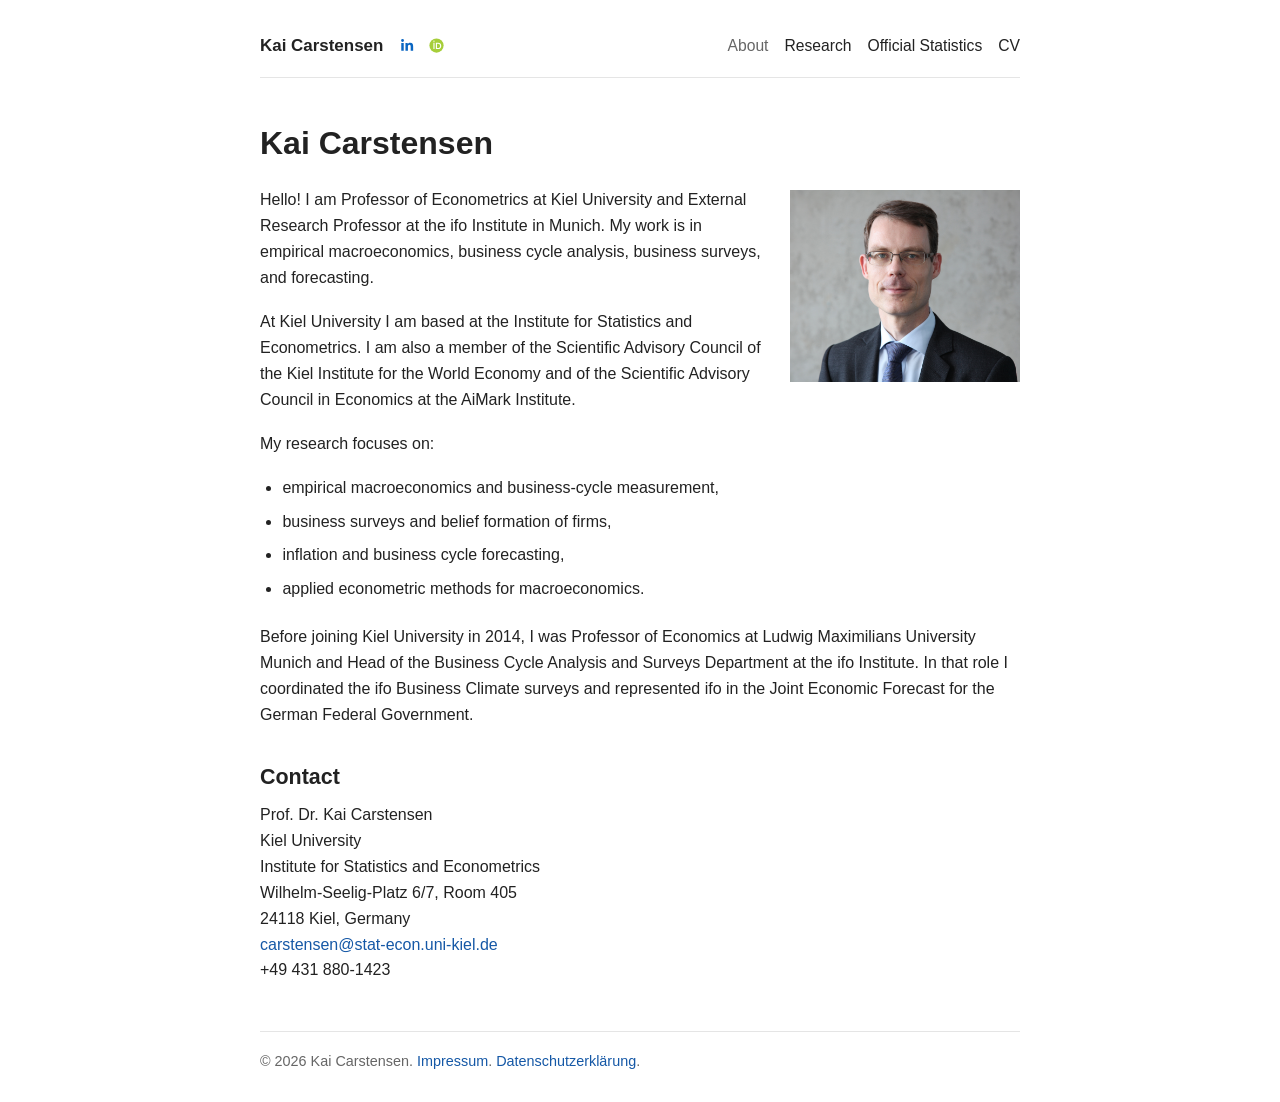
<file: index.html>
<!doctype html>
<html lang="en">
  <head>
    <meta charset="utf-8">
    <meta name="viewport" content="width=device-width, initial-scale=1">
    <title>About - Kai Carstensen</title>
    <meta name="description" content="Personal academic website of Prof. Dr. Kai Carstensen, Professor of Econometrics at Kiel University.">
    <link rel="icon" type="image/svg+xml" href="favicon.svg">
    <link rel="stylesheet" href="assets/styles.css">
  </head>
  <body>
    <div class="page">
      <header class="site-header">
        <div class="title-row">
          <a class="site-title" href="index.html">Kai Carstensen</a>
          <div class="profile-links" aria-label="Profile links">
            <a href="https://www.linkedin.com/in/kai-carstensen-1a3b3693" aria-label="LinkedIn profile">
              <svg viewBox="0 0 24 24" aria-hidden="true" focusable="false">
                <path d="M5.4 8.8h3.1v9.9H5.4V8.8Zm1.6-4.9a1.8 1.8 0 1 1 0 3.6 1.8 1.8 0 0 1 0-3.6Zm3.5 4.9h3v1.4h.1c.4-.8 1.5-1.7 3-1.7 3.2 0 3.8 2.1 3.8 4.8v5.4h-3.1v-4.8c0-1.2 0-2.7-1.6-2.7s-1.9 1.3-1.9 2.6v4.9h-3.1V8.8Z"/>
              </svg>
            </a>
            <a href="https://orcid.org/0000-0002-8820-9997" aria-label="ORCID profile">
              <svg viewBox="0 0 24 24" aria-hidden="true" focusable="false">
                <circle cx="12" cy="12" r="9"/>
                <path d="M8.1 8.5v8h1.4v-8H8.1Zm-.1-2a.8.8 0 1 0 1.6 0 .8.8 0 0 0-1.6 0Zm3.2 2v8h2.8c2.4 0 4-1.6 4-4s-1.6-4-4-4h-2.8Zm1.4 1.3h1.3c1.6 0 2.6 1 2.6 2.7s-1 2.7-2.6 2.7h-1.3V9.8Z" class="orcid-mark"/>
              </svg>
            </a>
          </div>
        </div>
        <nav aria-label="Primary navigation">
          <a class="active" href="index.html">About</a>
          <a href="research.html">Research</a>
          <a href="official-statistics.html">Official Statistics</a>
          <a href="cv.html">CV</a>
        </nav>
      </header>

      <main>
        <h1>Kai Carstensen</h1>

        <figure class="portrait">
          <img src="data/Foto2_Kai.jpg" alt="Kai Carstensen">
        </figure>

        <p>Hello! I am Professor of Econometrics at Kiel University and External Research Professor at the ifo Institute in Munich. My work is in empirical macroeconomics, business cycle analysis, business surveys, and forecasting.</p>

        <p>At Kiel University I am based at the Institute for Statistics and Econometrics. I am also a member of the Scientific Advisory Council of the Kiel Institute for the World Economy and of the Scientific Advisory Council in Economics at the AiMark Institute.</p>

        <p>My research focuses on:</p>

        <ul>
          <li>empirical macroeconomics and business-cycle measurement,</li>
          <li>business surveys and belief formation of firms,</li>
          <li>inflation and business cycle forecasting,</li>
          <li>applied econometric methods for macroeconomics.</li>
        </ul>

        <p>Before joining Kiel University in 2014, I was Professor of Economics at Ludwig Maximilians University Munich and Head of the Business Cycle Analysis and Surveys Department at the ifo Institute. In that role I coordinated the ifo Business Climate surveys and represented ifo in the Joint Economic Forecast for the German Federal Government.</p>

        <section class="contact">
          <h2>Contact</h2>
          <p>
            Prof. Dr. Kai Carstensen<br>
            Kiel University<br>
            Institute for Statistics and Econometrics<br>
            Wilhelm-Seelig-Platz 6/7, Room 405<br>
            24118 Kiel, Germany<br>
            <a href="mailto:carstensen@stat-econ.uni-kiel.de">carstensen@stat-econ.uni-kiel.de</a><br>
            +49 431 880-1423
          </p>
        </section>
      </main>

      <footer>
        <p>&copy; 2026 Kai Carstensen. <a href="impressum.html">Impressum</a>. <a href="datenschutz.html">Datenschutzerklärung</a>.</p>
      </footer>
    </div>
  </body>
</html>
</file>
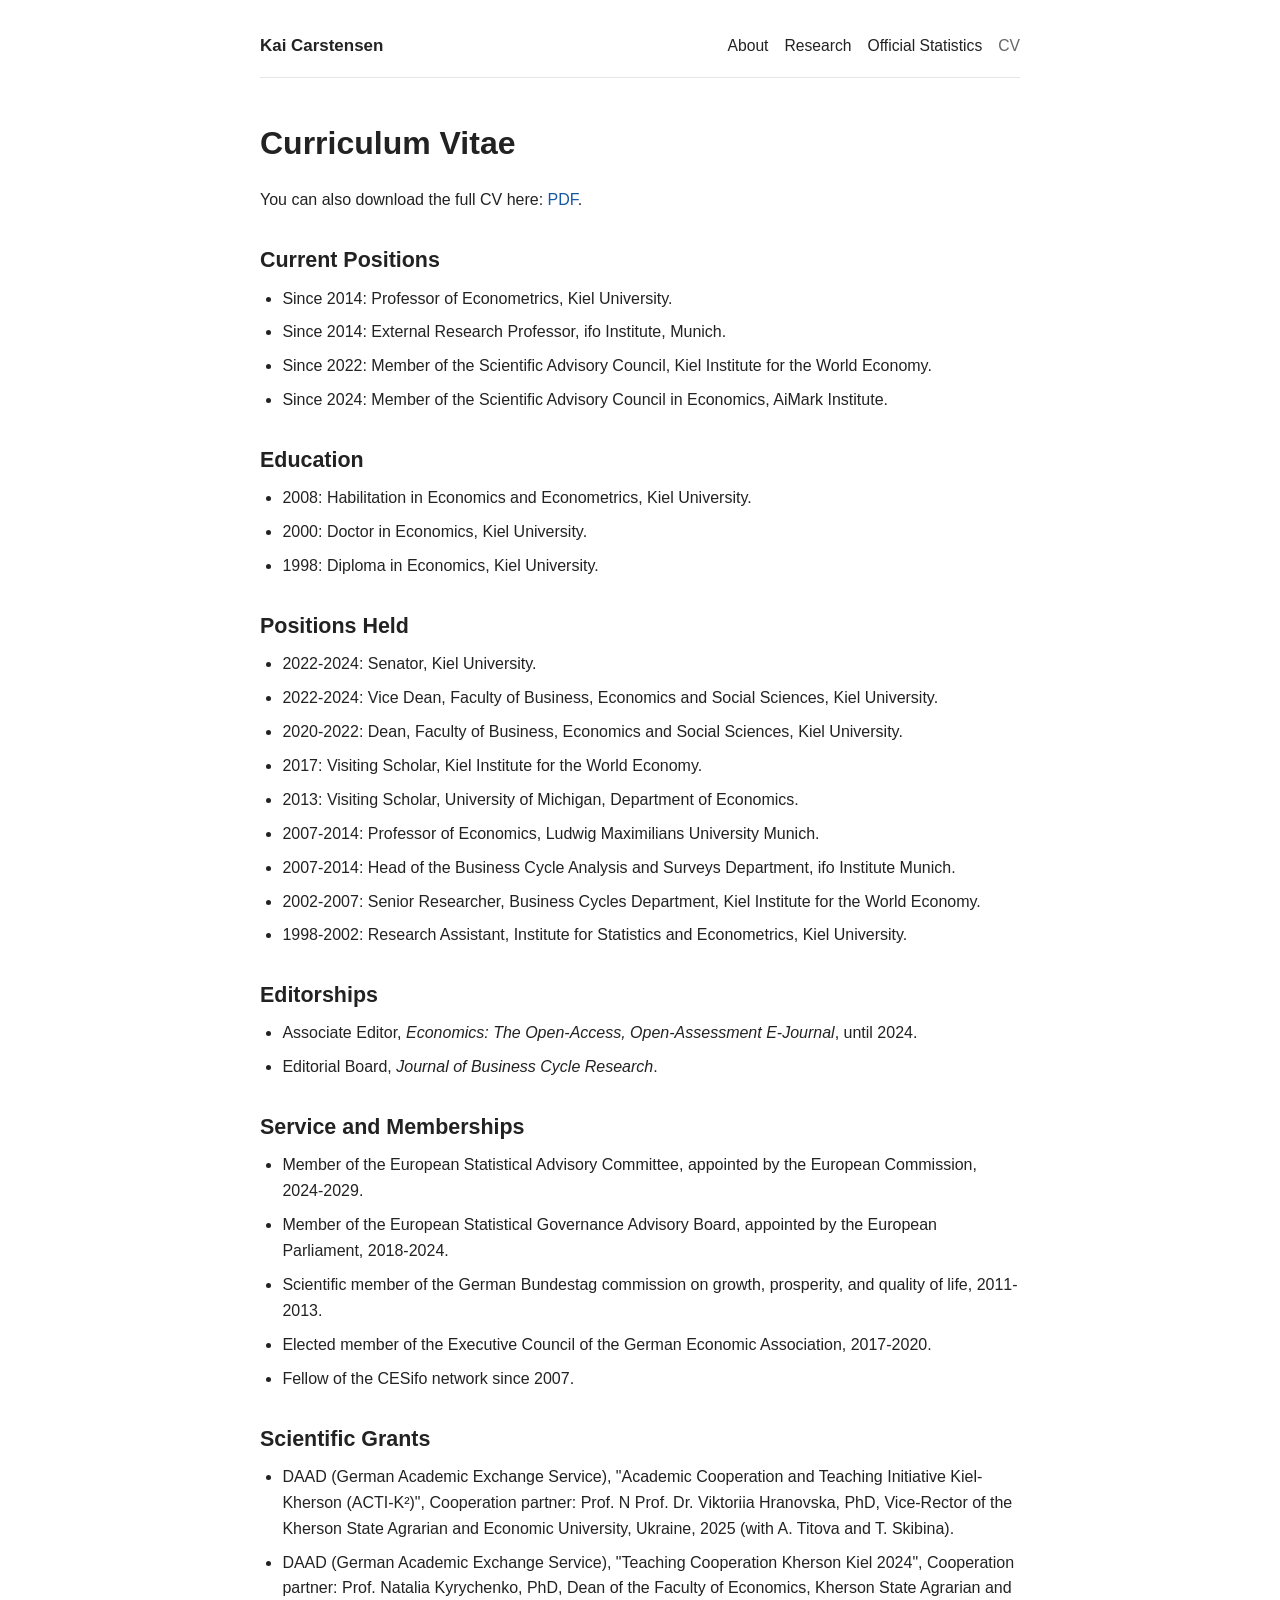
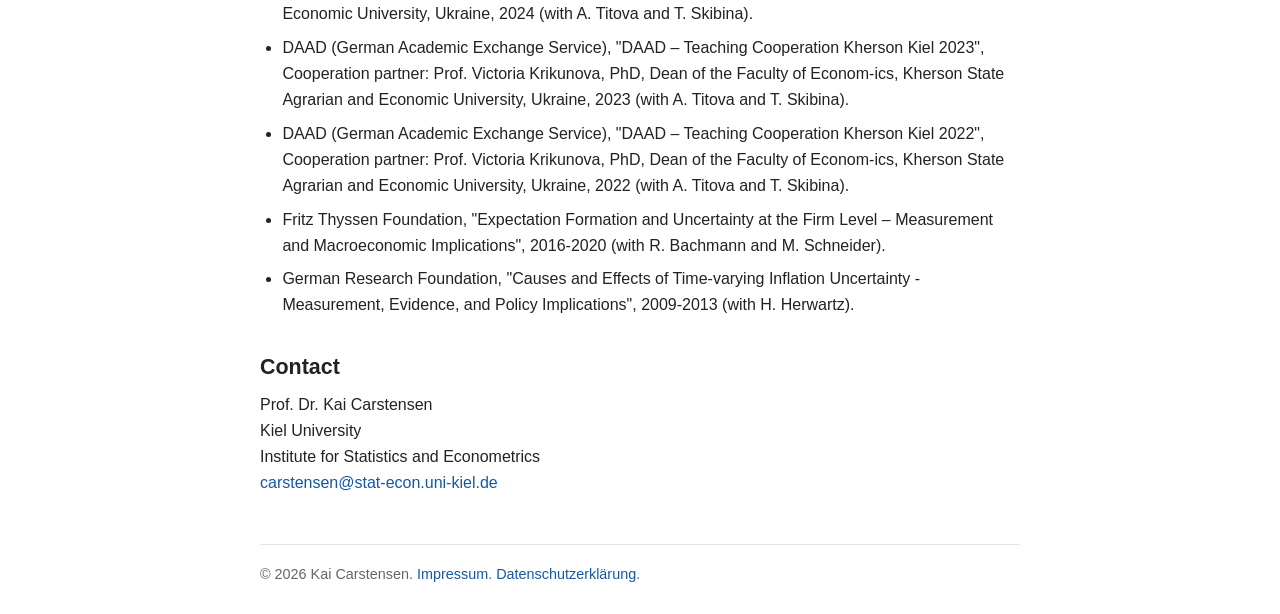
<file: cv.html>
<!doctype html>
<html lang="en">
  <head>
    <meta charset="utf-8">
    <meta name="viewport" content="width=device-width, initial-scale=1">
    <title>CV - Kai Carstensen</title>
    <meta name="description" content="Curriculum vitae highlights for Prof. Dr. Kai Carstensen.">
    <link rel="icon" type="image/svg+xml" href="favicon.svg">
    <link rel="stylesheet" href="assets/styles.css">
  </head>
  <body>
    <div class="page">
      <header class="site-header">
        <a class="site-title" href="index.html">Kai Carstensen</a>
        <nav aria-label="Primary navigation">
          <a href="index.html">About</a>
          <a href="research.html">Research</a>
          <a href="official-statistics.html">Official Statistics</a>
          <a class="active" href="cv.html">CV</a>
        </nav>
      </header>

      <main>
        <h1>Curriculum Vitae</h1>

        <p>You can also download the full CV here: <a href="data/CV-englisch-Internet-2025-05-24.pdf">PDF</a>.</p>

        <h2>Current Positions</h2>

        <ul>
          <li>Since 2014: Professor of Econometrics, Kiel University.</li>
          <li>Since 2014: External Research Professor, ifo Institute, Munich.</li>
          <li>Since 2022: Member of the Scientific Advisory Council, Kiel Institute for the World Economy.</li>
          <li>Since 2024: Member of the Scientific Advisory Council in Economics, AiMark Institute.</li>
        </ul>

        <h2>Education</h2>

        <ul>
          <li>2008: Habilitation in Economics and Econometrics, Kiel University.</li>
          <li>2000: Doctor in Economics, Kiel University.</li>
          <li>1998: Diploma in Economics, Kiel University.</li>
        </ul>

        <h2>Positions Held</h2>

        <ul>
          <li>2022-2024: Senator, Kiel University.</li>
          <li>2022-2024: Vice Dean, Faculty of Business, Economics and Social Sciences, Kiel University.</li>
          <li>2020-2022: Dean, Faculty of Business, Economics and Social Sciences, Kiel University.</li>
          <li>2017: Visiting Scholar, Kiel Institute for the World Economy.</li>
          <li>2013: Visiting Scholar, University of Michigan, Department of Economics.</li>
          <li>2007-2014: Professor of Economics, Ludwig Maximilians University Munich.</li>
          <li>2007-2014: Head of the Business Cycle Analysis and Surveys Department, ifo Institute Munich.</li>
          <li>2002-2007: Senior Researcher, Business Cycles Department, Kiel Institute for the World Economy.</li>
          <li>1998-2002: Research Assistant, Institute for Statistics and Econometrics, Kiel University.</li>
        </ul>

        <h2>Editorships</h2>

        <ul>
          <li>Associate Editor, <em>Economics: The Open-Access, Open-Assessment E-Journal</em>, until 2024.</li>
          <li>Editorial Board, <em>Journal of Business Cycle Research</em>.</li>
        </ul>

        <h2>Service and Memberships</h2>

        <ul>
          <li>Member of the European Statistical Advisory Committee, appointed by the European Commission, 2024-2029.</li>
          <li>Member of the European Statistical Governance Advisory Board, appointed by the European Parliament, 2018-2024.</li>
          <li>Scientific member of the German Bundestag commission on growth, prosperity, and quality of life, 2011-2013.</li>
          <li>Elected member of the Executive Council of the German Economic Association, 2017-2020.</li>
          <li>Fellow of the CESifo network since 2007.</li>
        </ul>

        <h2>Scientific Grants</h2>

        <ul>
          <li>DAAD (German Academic Exchange Service), "Academic Cooperation and Teaching Initiative Kiel-Kherson (ACTI-K²)", Cooperation partner: Prof. N Prof. Dr. Viktoriia Hranovska, PhD, Vice-Rector of the Kherson State Agrarian and Economic University, Ukraine, 2025 (with A. Titova and T. Skibina).</li>
		  <li>DAAD (German Academic Exchange Service), "Teaching Cooperation Kherson Kiel 2024", Cooperation partner: Prof. Natalia Kyrychenko, PhD, Dean of the Faculty of Economics, Kherson State Agrarian and Economic University, Ukraine, 2024 (with A. Titova and T. Skibina).</li>
          <li>DAAD (German Academic Exchange Service), "DAAD – Teaching Cooperation Kherson Kiel 2023", Cooperation partner: Prof. Victoria Krikunova, PhD, Dean of the Faculty of Econom-ics, Kherson State Agrarian and Economic University, Ukraine, 2023 (with A. Titova and T. Skibina).</li>
          <li>DAAD (German Academic Exchange Service), "DAAD – Teaching Cooperation Kherson Kiel 2022", Cooperation partner: Prof. Victoria Krikunova, PhD, Dean of the Faculty of Econom-ics, Kherson State Agrarian and Economic University, Ukraine, 2022 (with A. Titova and T. Skibina).</li>
          <li>Fritz Thyssen Foundation, "Expectation Formation and Uncertainty at the Firm Level – Measurement and Macroeconomic Implications", 2016-2020 (with R. Bachmann and M. Schneider).</li> 
          <li>German Research Foundation, "Causes and Effects of Time-varying Inflation Uncertainty - Measurement, Evidence, and Policy Implications", 2009-2013 (with H. Herwartz).</li>  
        </ul>

        <section class="contact">
          <h2>Contact</h2>
          <p>
            Prof. Dr. Kai Carstensen<br>
            Kiel University<br>
            Institute for Statistics and Econometrics<br>
            <a href="mailto:carstensen@stat-econ.uni-kiel.de">carstensen@stat-econ.uni-kiel.de</a>
          </p>
        </section>
      </main>

      <footer>
        <p>&copy; 2026 Kai Carstensen. <a href="impressum.html">Impressum</a>. <a href="datenschutz.html">Datenschutzerklärung</a>.</p>
      </footer>
    </div>
  </body>
</html>
</file>
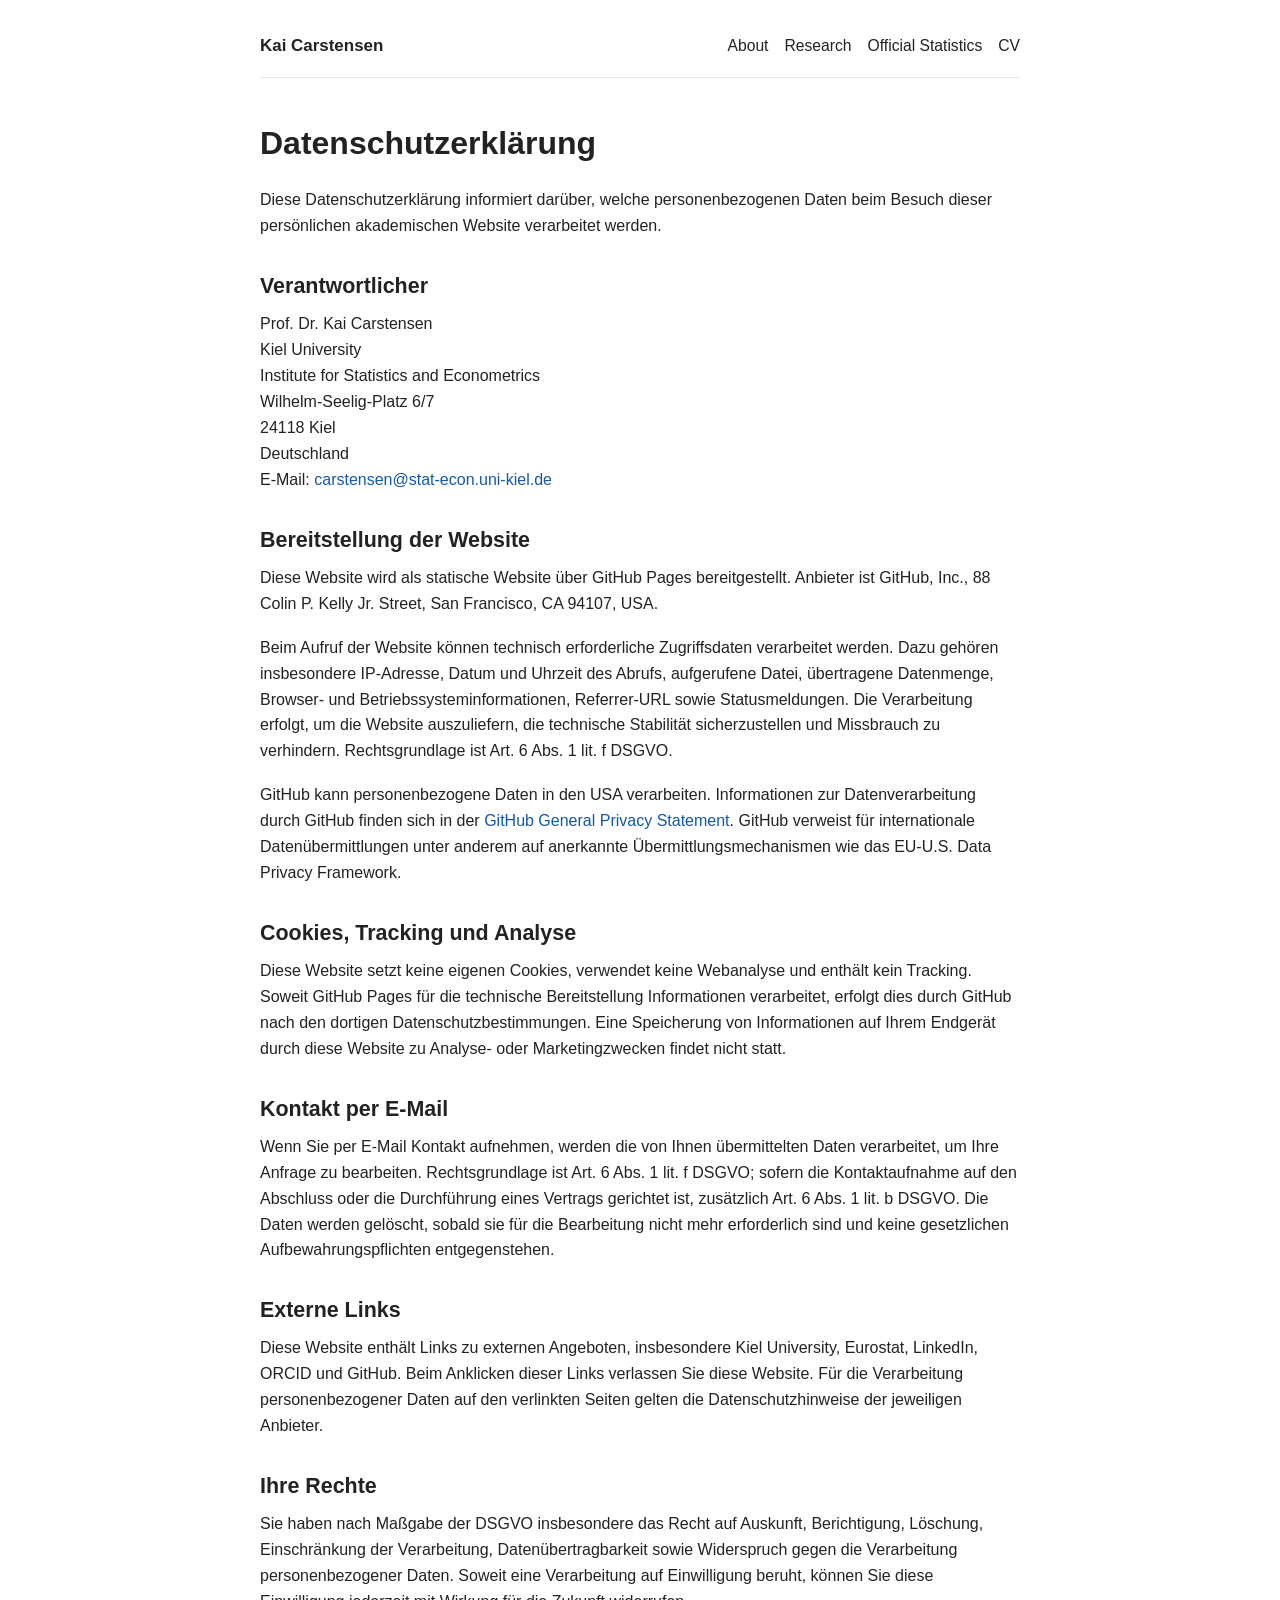
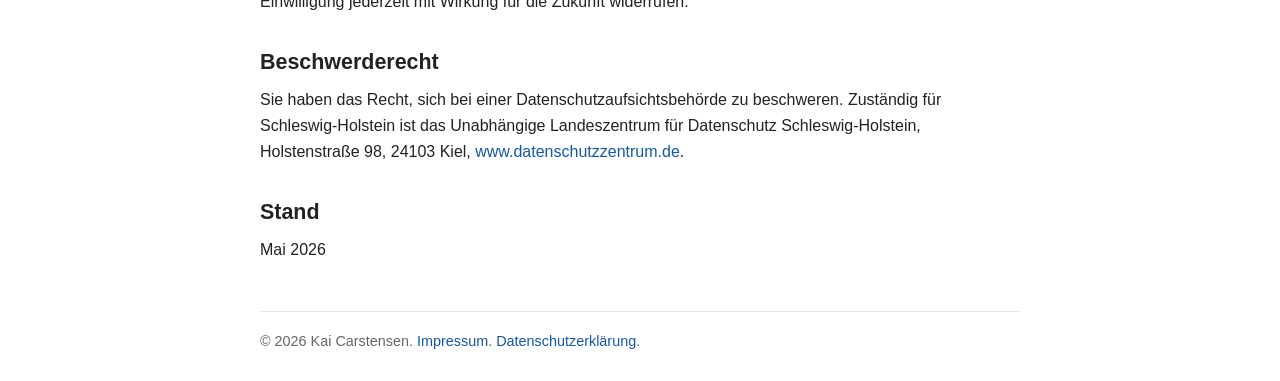
<file: datenschutz.html>
<!doctype html>
<html lang="de">
  <head>
    <meta charset="utf-8">
    <meta name="viewport" content="width=device-width, initial-scale=1">
    <title>Datenschutzerklärung - Kai Carstensen</title>
    <meta name="description" content="Datenschutzerklärung der persönlichen akademischen Website von Prof. Dr. Kai Carstensen.">
    <link rel="icon" type="image/svg+xml" href="favicon.svg">
    <link rel="stylesheet" href="assets/styles.css">
  </head>
  <body>
    <div class="page">
      <header class="site-header">
        <a class="site-title" href="index.html">Kai Carstensen</a>
        <nav aria-label="Primary navigation">
          <a href="index.html">About</a>
          <a href="research.html">Research</a>
          <a href="official-statistics.html">Official Statistics</a>
          <a href="cv.html">CV</a>
        </nav>
      </header>

      <main>
        <h1>Datenschutzerklärung</h1>

        <p>Diese Datenschutzerklärung informiert darüber, welche personenbezogenen Daten beim Besuch dieser persönlichen akademischen Website verarbeitet werden.</p>

        <h2>Verantwortlicher</h2>

        <p>
          Prof. Dr. Kai Carstensen<br>
          Kiel University<br>
          Institute for Statistics and Econometrics<br>
          Wilhelm-Seelig-Platz 6/7<br>
          24118 Kiel<br>
          Deutschland<br>
          E-Mail: <a href="mailto:carstensen@stat-econ.uni-kiel.de">carstensen@stat-econ.uni-kiel.de</a>
        </p>

        <h2>Bereitstellung der Website</h2>

        <p>Diese Website wird als statische Website über GitHub Pages bereitgestellt. Anbieter ist GitHub, Inc., 88 Colin P. Kelly Jr. Street, San Francisco, CA 94107, USA.</p>

        <p>Beim Aufruf der Website können technisch erforderliche Zugriffsdaten verarbeitet werden. Dazu gehören insbesondere IP-Adresse, Datum und Uhrzeit des Abrufs, aufgerufene Datei, übertragene Datenmenge, Browser- und Betriebssysteminformationen, Referrer-URL sowie Statusmeldungen. Die Verarbeitung erfolgt, um die Website auszuliefern, die technische Stabilität sicherzustellen und Missbrauch zu verhindern. Rechtsgrundlage ist Art. 6 Abs. 1 lit. f DSGVO.</p>

        <p>GitHub kann personenbezogene Daten in den USA verarbeiten. Informationen zur Datenverarbeitung durch GitHub finden sich in der <a href="https://docs.github.com/en/site-policy/privacy-policies/github-general-privacy-statement">GitHub General Privacy Statement</a>. GitHub verweist für internationale Datenübermittlungen unter anderem auf anerkannte Übermittlungsmechanismen wie das EU-U.S. Data Privacy Framework.</p>

        <h2>Cookies, Tracking und Analyse</h2>

        <p>Diese Website setzt keine eigenen Cookies, verwendet keine Webanalyse und enthält kein Tracking. Soweit GitHub Pages für die technische Bereitstellung Informationen verarbeitet, erfolgt dies durch GitHub nach den dortigen Datenschutzbestimmungen. Eine Speicherung von Informationen auf Ihrem Endgerät durch diese Website zu Analyse- oder Marketingzwecken findet nicht statt.</p>

        <h2>Kontakt per E-Mail</h2>

        <p>Wenn Sie per E-Mail Kontakt aufnehmen, werden die von Ihnen übermittelten Daten verarbeitet, um Ihre Anfrage zu bearbeiten. Rechtsgrundlage ist Art. 6 Abs. 1 lit. f DSGVO; sofern die Kontaktaufnahme auf den Abschluss oder die Durchführung eines Vertrags gerichtet ist, zusätzlich Art. 6 Abs. 1 lit. b DSGVO. Die Daten werden gelöscht, sobald sie für die Bearbeitung nicht mehr erforderlich sind und keine gesetzlichen Aufbewahrungspflichten entgegenstehen.</p>

        <h2>Externe Links</h2>

        <p>Diese Website enthält Links zu externen Angeboten, insbesondere Kiel University, Eurostat, LinkedIn, ORCID und GitHub. Beim Anklicken dieser Links verlassen Sie diese Website. Für die Verarbeitung personenbezogener Daten auf den verlinkten Seiten gelten die Datenschutzhinweise der jeweiligen Anbieter.</p>

        <h2>Ihre Rechte</h2>

        <p>Sie haben nach Maßgabe der DSGVO insbesondere das Recht auf Auskunft, Berichtigung, Löschung, Einschränkung der Verarbeitung, Datenübertragbarkeit sowie Widerspruch gegen die Verarbeitung personenbezogener Daten. Soweit eine Verarbeitung auf Einwilligung beruht, können Sie diese Einwilligung jederzeit mit Wirkung für die Zukunft widerrufen.</p>

        <h2>Beschwerderecht</h2>

        <p>Sie haben das Recht, sich bei einer Datenschutzaufsichtsbehörde zu beschweren. Zuständig für Schleswig-Holstein ist das Unabhängige Landeszentrum für Datenschutz Schleswig-Holstein, Holstenstraße 98, 24103 Kiel, <a href="https://www.datenschutzzentrum.de/">www.datenschutzzentrum.de</a>.</p>

        <h2>Stand</h2>

        <p>Mai 2026</p>
      </main>

      <footer>
        <p>&copy; 2026 Kai Carstensen. <a href="impressum.html">Impressum</a>. <a href="datenschutz.html">Datenschutzerklärung</a>.</p>
      </footer>
    </div>
  </body>
</html>
</file>
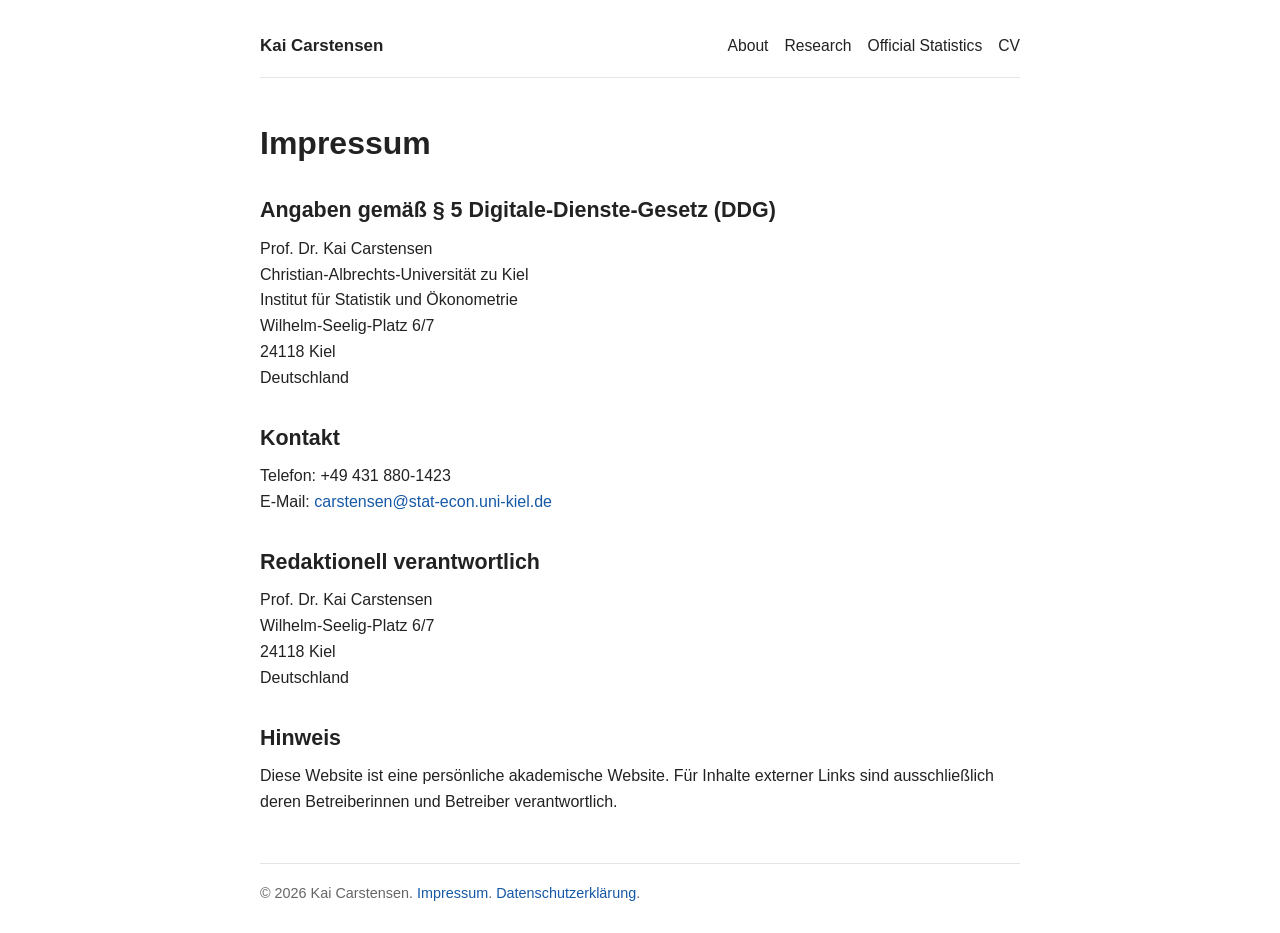
<file: impressum.html>
<!doctype html>
<html lang="de">
  <head>
    <meta charset="utf-8">
    <meta name="viewport" content="width=device-width, initial-scale=1">
    <title>Impressum - Kai Carstensen</title>
    <meta name="description" content="Impressum der persönlichen akademischen Website von Prof. Dr. Kai Carstensen.">
    <link rel="icon" type="image/svg+xml" href="favicon.svg">
    <link rel="stylesheet" href="assets/styles.css">
  </head>
  <body>
    <div class="page">
      <header class="site-header">
        <a class="site-title" href="index.html">Kai Carstensen</a>
        <nav aria-label="Primary navigation">
          <a href="index.html">About</a>
          <a href="research.html">Research</a>
          <a href="official-statistics.html">Official Statistics</a>
          <a href="cv.html">CV</a>
        </nav>
      </header>

      <main>
        <h1>Impressum</h1>

        <h2>Angaben gemäß § 5 Digitale-Dienste-Gesetz (DDG)</h2>

        <p>
          Prof. Dr. Kai Carstensen<br>
          Christian-Albrechts-Universität zu Kiel<br>
          Institut für Statistik und Ökonometrie<br>
          Wilhelm-Seelig-Platz 6/7<br>
          24118 Kiel<br>
          Deutschland
        </p>

        <h2>Kontakt</h2>

        <p>
          Telefon: +49 431 880-1423<br>
          E-Mail: <a href="mailto:carstensen@stat-econ.uni-kiel.de">carstensen@stat-econ.uni-kiel.de</a>
        </p>

        <h2>Redaktionell verantwortlich</h2>

        <p>
          Prof. Dr. Kai Carstensen<br>
          Wilhelm-Seelig-Platz 6/7<br>
          24118 Kiel<br>
          Deutschland
        </p>

        <h2>Hinweis</h2>

        <p>Diese Website ist eine persönliche akademische Website. Für Inhalte externer Links sind ausschließlich deren Betreiberinnen und Betreiber verantwortlich.</p>
      </main>

      <footer>
        <p>&copy; 2026 Kai Carstensen. <a href="impressum.html">Impressum</a>. <a href="datenschutz.html">Datenschutzerklärung</a>.</p>
      </footer>
    </div>
  </body>
</html>
</file>
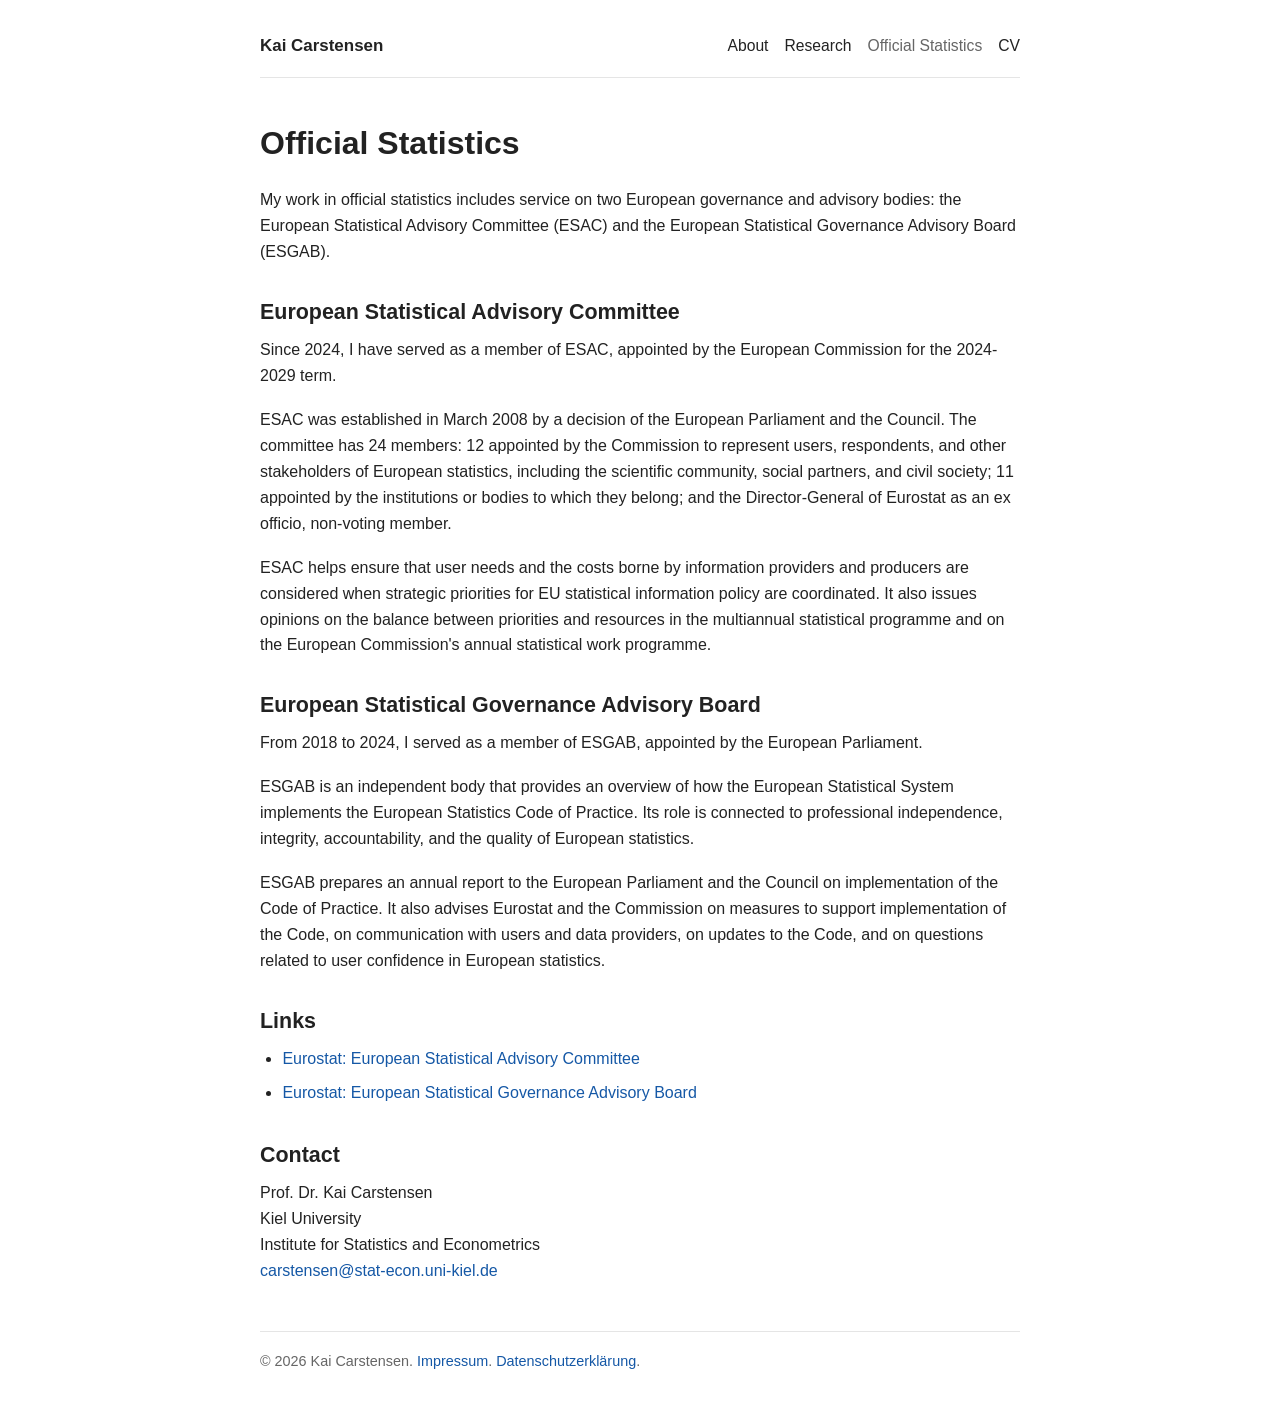
<file: official-statistics.html>
<!doctype html>
<html lang="en">
  <head>
    <meta charset="utf-8">
    <meta name="viewport" content="width=device-width, initial-scale=1">
    <title>Official Statistics - Kai Carstensen</title>
    <meta name="description" content="Kai Carstensen's work with ESAC and ESGAB in European official statistics.">
    <link rel="icon" type="image/svg+xml" href="favicon.svg">
    <link rel="stylesheet" href="assets/styles.css">
  </head>
  <body>
    <div class="page">
      <header class="site-header">
        <a class="site-title" href="index.html">Kai Carstensen</a>
        <nav aria-label="Primary navigation">
          <a href="index.html">About</a>
          <a href="research.html">Research</a>
          <a class="active" href="official-statistics.html">Official Statistics</a>
          <a href="cv.html">CV</a>
        </nav>
      </header>

      <main>
        <h1>Official Statistics</h1>

        <p>My work in official statistics includes service on two European governance and advisory bodies: the European Statistical Advisory Committee (ESAC) and the European Statistical Governance Advisory Board (ESGAB).</p>

        <h2>European Statistical Advisory Committee</h2>

        <p>Since 2024, I have served as a member of ESAC, appointed by the European Commission for the 2024-2029 term.</p>

        <p>ESAC was established in March 2008 by a decision of the European Parliament and the Council. The committee has 24 members: 12 appointed by the Commission to represent users, respondents, and other stakeholders of European statistics, including the scientific community, social partners, and civil society; 11 appointed by the institutions or bodies to which they belong; and the Director-General of Eurostat as an ex officio, non-voting member.</p>

        <p>ESAC helps ensure that user needs and the costs borne by information providers and producers are considered when strategic priorities for EU statistical information policy are coordinated. It also issues opinions on the balance between priorities and resources in the multiannual statistical programme and on the European Commission's annual statistical work programme.</p>

        <h2>European Statistical Governance Advisory Board</h2>

        <p>From 2018 to 2024, I served as a member of ESGAB, appointed by the European Parliament.</p>

        <p>ESGAB is an independent body that provides an overview of how the European Statistical System implements the European Statistics Code of Practice. Its role is connected to professional independence, integrity, accountability, and the quality of European statistics.</p>

        <p>ESGAB prepares an annual report to the European Parliament and the Council on implementation of the Code of Practice. It also advises Eurostat and the Commission on measures to support implementation of the Code, on communication with users and data providers, on updates to the Code, and on questions related to user confidence in European statistics.</p>

        <h2>Links</h2>

        <ul>
          <li><a href="https://ec.europa.eu/eurostat/web/european-statistical-system/governance-bodies/esac">Eurostat: European Statistical Advisory Committee</a></li>
          <li><a href="https://ec.europa.eu/eurostat/web/esgab">Eurostat: European Statistical Governance Advisory Board</a></li>
        </ul>

        <section class="contact">
          <h2>Contact</h2>
          <p>
            Prof. Dr. Kai Carstensen<br>
            Kiel University<br>
            Institute for Statistics and Econometrics<br>
            <a href="mailto:carstensen@stat-econ.uni-kiel.de">carstensen@stat-econ.uni-kiel.de</a>
          </p>
        </section>
      </main>

      <footer>
        <p>&copy; 2026 Kai Carstensen. <a href="impressum.html">Impressum</a>. <a href="datenschutz.html">Datenschutzerklärung</a>.</p>
      </footer>
    </div>
  </body>
</html>
</file>
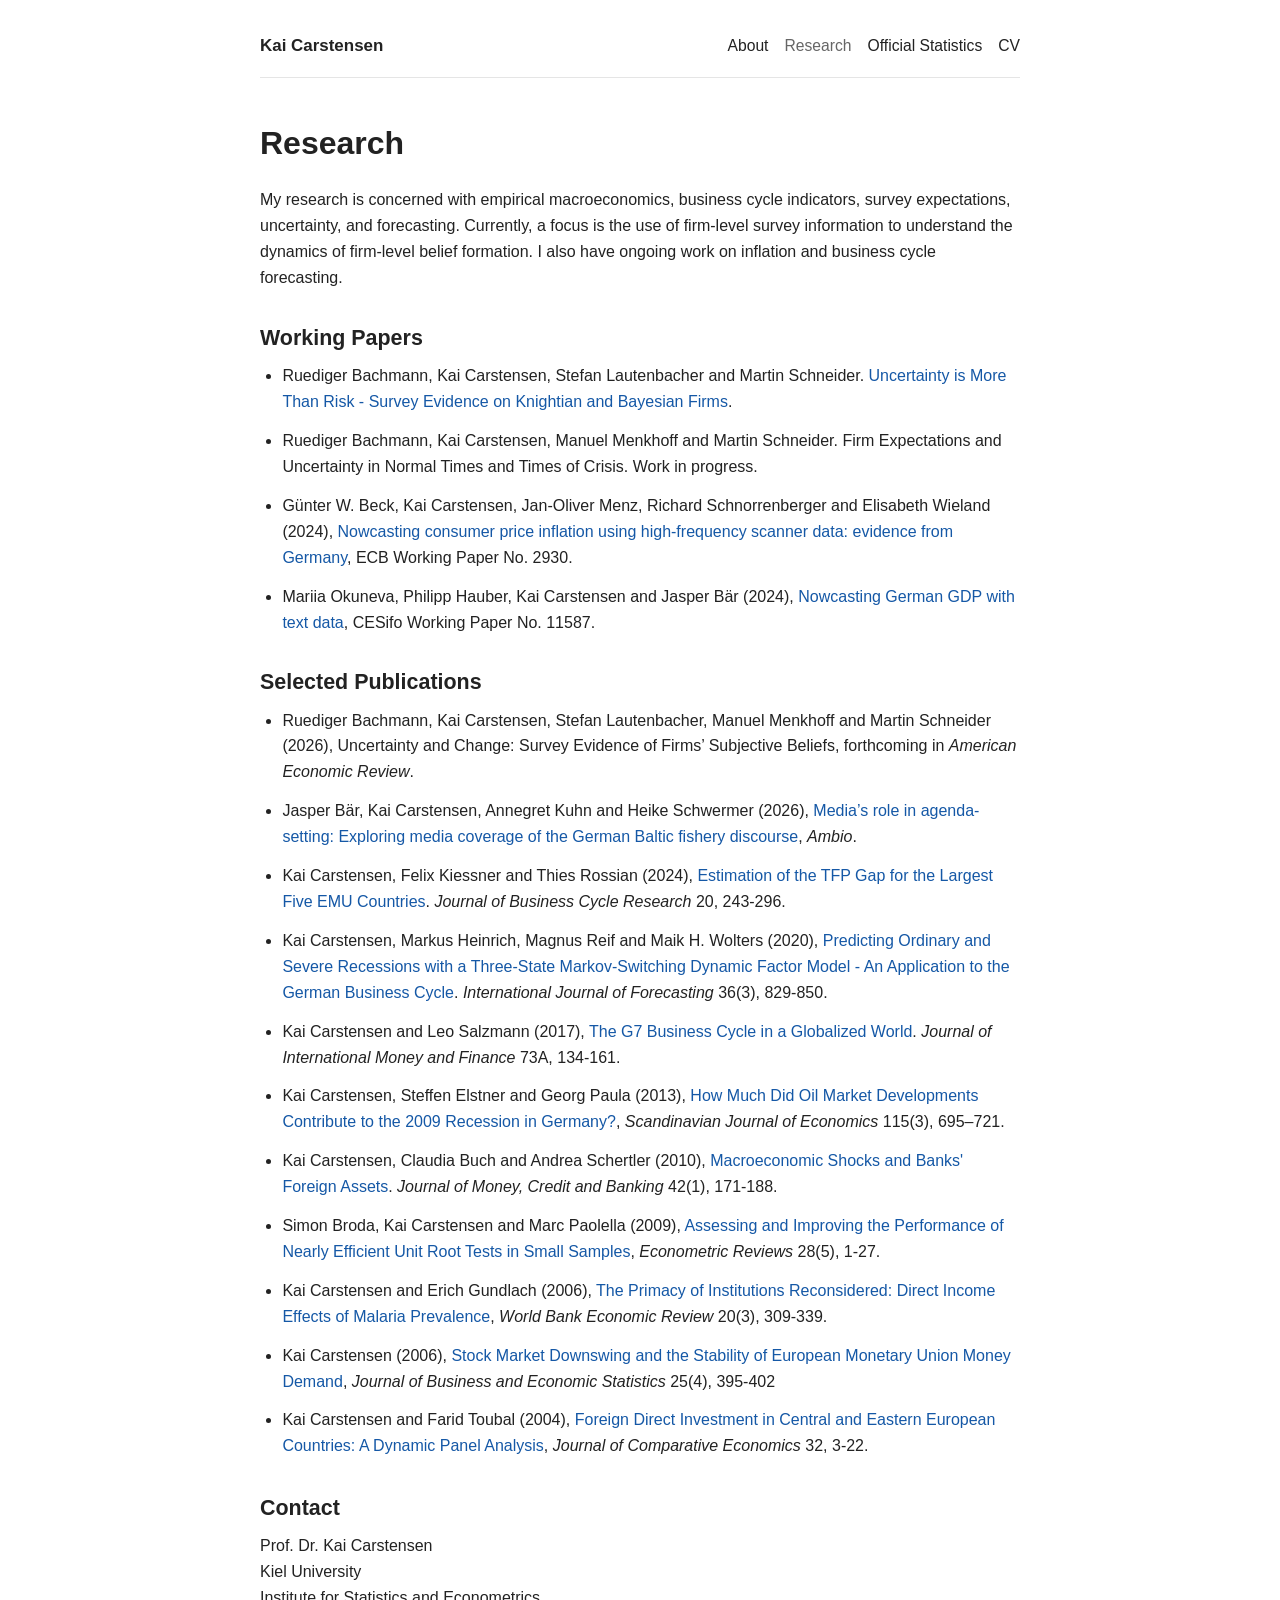
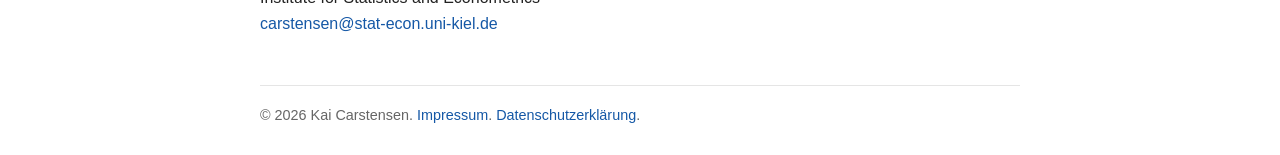
<file: research.html>
<!doctype html>
<html lang="en">
  <head>
    <meta charset="utf-8">
    <meta name="viewport" content="width=device-width, initial-scale=1">
    <title>Research - Kai Carstensen</title>
    <meta name="description" content="Research, working papers, and selected publications by Prof. Dr. Kai Carstensen.">
    <link rel="icon" type="image/svg+xml" href="favicon.svg">
    <link rel="stylesheet" href="assets/styles.css">
  </head>
  <body>
    <div class="page">
      <header class="site-header">
        <a class="site-title" href="index.html">Kai Carstensen</a>
        <nav aria-label="Primary navigation">
          <a href="index.html">About</a>
          <a class="active" href="research.html">Research</a>
          <a href="official-statistics.html">Official Statistics</a>
          <a href="cv.html">CV</a>
        </nav>
      </header>

      <main>
        <h1>Research</h1>

        <p>My research is concerned with empirical macroeconomics, business cycle indicators, survey expectations, uncertainty, and forecasting. Currently, a focus is the use of firm-level survey information to understand the dynamics of firm-level belief formation. I also have ongoing work on inflation and business cycle forecasting. </p>

        <h2>Working Papers</h2>

        <ul class="publication-list">
          <li>Ruediger Bachmann, Kai Carstensen, Stefan Lautenbacher and Martin Schneider. <a href="https://bfi.uchicago.edu/wp-content/uploads/draft_ambiguity13-2.pdf">Uncertainty is More Than Risk - Survey Evidence on Knightian and Bayesian Firms</a>.</li>
          <li>Ruediger Bachmann, Kai Carstensen, Manuel Menkhoff and Martin Schneider. Firm Expectations and Uncertainty in Normal Times and Times of Crisis. Work in progress.</li>
		  <li>Günter W. Beck, Kai Carstensen, Jan-Oliver Menz, Richard Schnorrenberger and Elisabeth Wieland (2024), <a href="https://www.ecb.europa.eu/pub/pdf/scpwps/ecb.wp2930~05cff276eb.en.pdf">Nowcasting consumer price inflation using high-frequency scanner data: evidence from Germany</a>, ECB Working Paper No. 2930.</li>
		  <li>Mariia Okuneva, Philipp Hauber, Kai Carstensen and Jasper Bär (2024), <a href="https://www.ifo.de/en/cesifo/publications/2024/working-paper/nowcasting-german-gdp-text-data">Nowcasting German GDP with text data</a>, CESifo Working Paper No. 11587.</li>
        </ul>

        <h2>Selected Publications</h2>

        <ul class="publication-list">
          <li>Ruediger Bachmann, Kai Carstensen, Stefan Lautenbacher, Manuel Menkhoff and Martin Schneider (2026), Uncertainty and Change: Survey Evidence of Firms’ Subjective Beliefs, forthcoming in <em>American Economic Review</em>.</li>
		  <li>Jasper Bär, Kai Carstensen, Annegret Kuhn and Heike Schwermer (2026), <a href="https://doi.org/10.1007/s13280-026-02371-5">Media’s role in agenda-setting: Exploring media coverage of the German Baltic fishery discourse</a>, <em>Ambio</em>.</li>
          <li>Kai Carstensen, Felix Kiessner and Thies Rossian (2024),  <a href="https://doi.org/10.1007/s41549-024-00092-w">Estimation of the TFP Gap for the Largest Five EMU Countries</a>. <em>Journal of Business Cycle Research</em> 20, 243-296.</li>
          <li>Kai Carstensen, Markus Heinrich, Magnus Reif and Maik H. Wolters (2020), <a href="https://doi.org/10.1016/j.ijforecast.2019.09.005">Predicting Ordinary and Severe Recessions with a Three-State Markov-Switching Dynamic Factor Model - An Application to the German Business Cycle</a>. <em>International Journal of Forecasting</em> 36(3), 829-850.</li>
          <li>Kai Carstensen and Leo Salzmann (2017), <a href="https://doi.org/10.1016/j.jimonfin.2017.02.002">The G7 Business Cycle in a Globalized World</a>. <em>Journal of International Money and Finance</em> 73A, 134-161.</li>
          <li>Kai Carstensen, Steffen Elstner and Georg Paula (2013), <a href="https://doi.org/10.1111/sjoe.12021">How Much Did Oil Market Developments Contribute to the 2009 Recession in Germany?</a>, <em>Scandinavian Journal of Economics</em> 115(3), 695–721.</li>
          <li>Kai Carstensen, Claudia Buch and Andrea Schertler (2010), <a href="https://doi.org/10.1111/j.1538-4616.2009.00283.x">Macroeconomic Shocks and Banks' Foreign Assets</a>. <em>Journal of Money, Credit and Banking</em> 42(1), 171-188.</li>
		  <li>Simon Broda, Kai Carstensen and Marc Paolella (2009), <a href="https://doi.org/10.1080/07474930802467282">Assessing and Improving the Performance of Nearly Efficient Unit Root Tests in Small Samples</a>, <em>Econometric Reviews</em> 28(5), 1-27.</li>
		  <li>Kai Carstensen and Erich Gundlach (2006), <a href="https://doi.org/10.1093/wber/lhl001">The Primacy of Institutions Reconsidered: Direct Income Effects of Malaria Prevalence</a>, <em>World Bank Economic Review</em> 20(3), 309-339.</li>
		  <li>Kai Carstensen (2006), <a href="https://doi.org/10.1198/073500106000000369">Stock Market Downswing and the Stability of European Monetary Union Money Demand</a>, <em>Journal of Business and Economic Statistics</em> 25(4), 395-402</li>
		  <li>Kai Carstensen and Farid Toubal (2004), <a href="https://doi.org/10.1016/j.jce.2003.11.001">Foreign Direct Investment in Central and Eastern European Countries: A Dynamic Panel Analysis</a>, <em>Journal of Comparative Economics</em> 32, 3-22.</li>
        </ul>

        <section class="contact">
          <h2>Contact</h2>
          <p>
            Prof. Dr. Kai Carstensen<br>
            Kiel University<br>
            Institute for Statistics and Econometrics<br>
            <a href="mailto:carstensen@stat-econ.uni-kiel.de">carstensen@stat-econ.uni-kiel.de</a>
          </p>
        </section>
      </main>

      <footer>
        <p>&copy; 2026 Kai Carstensen. <a href="impressum.html">Impressum</a>. <a href="datenschutz.html">Datenschutzerklärung</a>.</p>
      </footer>
    </div>
  </body>
</html>
</file>
<file: assets/styles.css>
:root {
  --text: #222;
  --muted: #666;
  --link: #1558a6;
  --rule: #e5e5e5;
  --background: #fff;
}

* {
  box-sizing: border-box;
}

html {
  font-size: 16px;
}

body {
  margin: 0;
  background: var(--background);
  color: var(--text);
  font-family: -apple-system, BlinkMacSystemFont, "Segoe UI", Helvetica, Arial, sans-serif;
  line-height: 1.62;
}

.page {
  width: min(760px, calc(100% - 40px));
  margin: 0 auto;
  padding: 32px 0 28px;
}

.site-header {
  display: flex;
  align-items: baseline;
  justify-content: space-between;
  gap: 20px;
  margin-bottom: 46px;
  padding-bottom: 18px;
  border-bottom: 1px solid var(--rule);
}

.site-title {
  color: var(--text);
  font-size: 1.06rem;
  font-weight: 600;
  text-decoration: none;
}

.title-row {
  display: inline-flex;
  align-items: center;
  gap: 12px;
}

.profile-links {
  display: inline-flex;
  align-items: center;
  gap: 8px;
}

.profile-links a {
  display: inline-grid;
  place-items: center;
  width: 22px;
  height: 22px;
  color: var(--text);
}

.profile-links a[href*="linkedin.com"] {
  color: #0a66c2;
}

.profile-links a[href*="orcid.org"] {
  color: #a6ce39;
}

.profile-links a:hover,
.profile-links a:focus {
  opacity: 0.78;
  text-decoration: none;
}

.profile-links svg {
  display: block;
  width: 19px;
  height: 19px;
  fill: currentColor;
}

.profile-links .orcid-mark {
  fill: var(--background);
}

nav {
  display: flex;
  flex-wrap: wrap;
  gap: 16px;
  font-size: 0.98rem;
}

a {
  color: var(--link);
  text-decoration: none;
}

a:hover,
a:focus {
  text-decoration: underline;
  text-underline-offset: 0.16em;
}

nav a {
  color: var(--text);
}

nav a.active {
  color: var(--muted);
}

h1,
h2 {
  line-height: 1.22;
  font-weight: 600;
}

h1 {
  margin: 0 0 24px;
  font-size: 2rem;
}

h2 {
  margin: 34px 0 12px;
  font-size: 1.34rem;
}

p {
  margin: 0 0 18px;
}

.portrait {
  float: right;
  width: min(34%, 230px);
  margin: 3px 0 18px 28px;
}

.portrait img {
  display: block;
  width: 100%;
  height: auto;
}

ul {
  margin: 0 0 22px 1.4rem;
  padding: 0;
}

li {
  margin: 0 0 8px;
}

.publication-list li {
  margin-bottom: 13px;
}

.contact {
  margin-top: 36px;
}

footer {
  margin-top: 48px;
  padding-top: 18px;
  border-top: 1px solid var(--rule);
  color: var(--muted);
  font-size: 0.9rem;
}

footer p {
  margin-bottom: 0;
}

@media (max-width: 560px) {
  .page {
    width: min(100% - 28px, 760px);
    padding-top: 22px;
  }

  .site-header {
    align-items: flex-start;
    flex-direction: column;
    gap: 8px;
    margin-bottom: 34px;
  }

  nav {
    gap: 14px;
  }

  h1 {
    font-size: 1.75rem;
  }

  .portrait {
    float: none;
    width: 100%;
    max-width: 320px;
    margin: 0 0 22px;
  }
}
</file>
